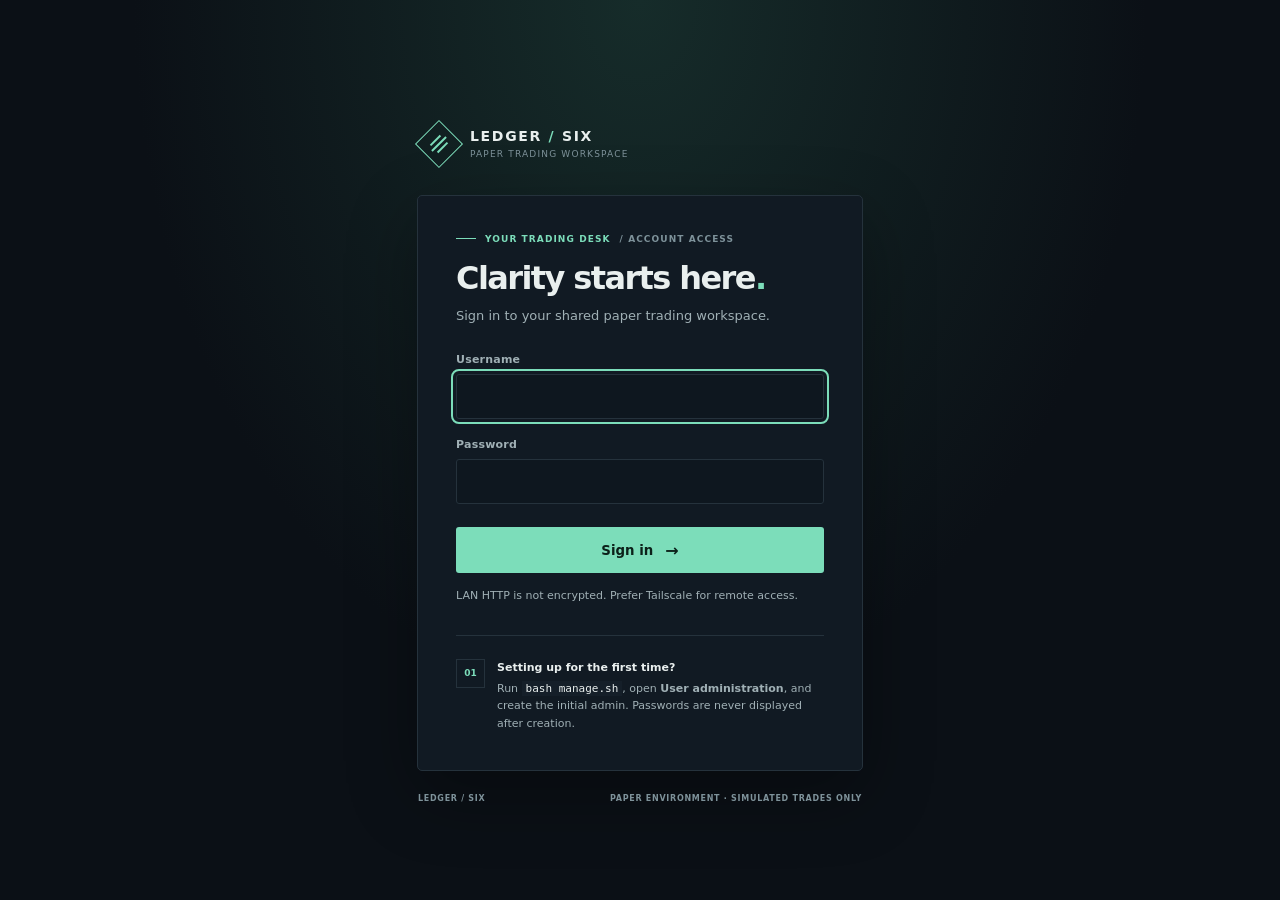
<file: static/login.html>
<!doctype html>
<html lang="en">
<head>
  <meta charset="utf-8">
  <meta name="viewport" content="width=device-width, initial-scale=1">
  <meta name="color-scheme" content="dark">
  <title>Sign in — Ledger / Six</title>
  <link rel="stylesheet" href="/static/login.css">
  <script src="/static/login.js" defer></script>
</head>
<body>
  <main class="login-layout">
    <div class="login-brand"><div class="brand-mark" aria-hidden="true"><span></span><span></span><span></span></div><div><div class="brand-name">LEDGER <span>/</span> SIX</div><div class="brand-sub">PAPER TRADING WORKSPACE</div></div></div>
    <section class="login-card" aria-labelledby="login-title">
      <div class="eyebrow"><span></span> YOUR TRADING DESK <i>/ ACCOUNT ACCESS</i></div>
      <h1 id="login-title">Clarity starts here<span>.</span></h1>
      <p class="intro">Sign in to your shared paper trading workspace.</p>
      <form id="login-form">
        <label for="username">Username</label>
        <input id="username" name="username" autocomplete="username" required autofocus>
        <label for="password">Password</label>
        <input id="password" name="password" type="password" autocomplete="current-password" required>
        <p id="login-error" class="login-error" role="alert" hidden></p>
        <button id="login-submit" type="submit">Sign in <span aria-hidden="true">→</span></button>
      </form>
      <p class="transport-note">LAN HTTP is not encrypted. Prefer Tailscale for remote access.</p>
      <div class="setup-note"><div class="setup-icon" aria-hidden="true">01</div><div><strong>Setting up for the first time?</strong><p>Run <code>bash manage.sh</code>, open <b>User administration</b>, and create the initial admin. Passwords are never displayed after creation.</p></div></div>
    </section>
    <div class="login-footer"><span>LEDGER / SIX</span><span>PAPER ENVIRONMENT · SIMULATED TRADES ONLY</span></div>
  </main>
</body>
</html>
</file>
<file: static/login.css>
:root{font-family:ui-sans-serif,system-ui,-apple-system,BlinkMacSystemFont,"Segoe UI",sans-serif;color-scheme:dark;--bg:#0b1016;--surface:#111a23;--surface2:#151f29;--border:#25323c;--text:#e9efee;--muted:#a0b0b5;--subtle:#7e929a;--accent:#7cddba;--danger:#f0aaaa}*{box-sizing:border-box}body{margin:0;min-width:320px;min-height:100vh;background:radial-gradient(ellipse at 50% 0%,#162c2a 0%,var(--bg) 56%);color:var(--text);font-size:13px}.login-layout{max-width:486px;min-height:100vh;margin:0 auto;padding:60px 20px 30px;display:flex;flex-direction:column;justify-content:center}.login-brand{display:flex;align-items:center;gap:14px;margin:0 0 34px 5px}.brand-mark{width:34px;height:34px;border:1px solid var(--accent);display:flex;align-items:center;justify-content:center;gap:3px;transform:rotate(45deg);flex:none}.brand-mark span{width:2px;height:14px;background:var(--accent)}.brand-mark span:nth-child(2){height:20px}.brand-name{font-weight:800;letter-spacing:.12em;font-size:14px}.brand-name span{color:var(--accent)}.brand-sub{font-size:9px;letter-spacing:.13em;color:var(--subtle);margin-top:5px}.login-card{border:1px solid var(--border);border-radius:5px;background:var(--surface);box-shadow:0 24px 70px #0005;padding:38px}.eyebrow{display:flex;align-items:center;gap:9px;color:var(--accent);font-size:9px;font-weight:750;letter-spacing:.12em}.eyebrow span{width:20px;height:1px;background:var(--accent)}.eyebrow i{color:var(--subtle);font-style:normal}h1{font-size:32px;line-height:1.13;letter-spacing:-.05em;margin:16px 0 0;font-weight:650}h1 span{color:var(--accent)}p{margin:0}.intro{color:var(--muted);line-height:1.5;margin:10px 0 28px}form{display:grid;gap:8px}label{font-size:11px;font-weight:650;color:var(--muted);letter-spacing:.02em}input{width:100%;min-height:45px;background:#0e171f;color:var(--text);border:1px solid var(--border);border-radius:3px;padding:11px 12px;font:inherit;margin-bottom:11px}input:focus-visible,button:focus-visible{outline:2px solid var(--accent);outline-offset:3px}button{display:flex;justify-content:center;align-items:center;gap:12px;width:100%;min-height:46px;margin-top:4px;border:0;border-radius:3px;background:var(--accent);color:#0c211a;font:700 12px inherit;font-family:inherit;font-weight:700;cursor:pointer}button:hover{filter:brightness(1.08)}button:disabled{opacity:.6;cursor:wait}button span{font-size:16px}.login-error{padding:10px 12px;margin:0 0 4px;border:1px solid #613d40;border-left:3px solid var(--danger);color:var(--danger);line-height:1.5}.login-error[hidden]{display:none}.setup-note{display:flex;gap:12px;margin-top:30px;padding-top:23px;border-top:1px solid var(--border)}.setup-icon{display:grid;place-items:center;width:29px;height:29px;flex:none;border:1px solid var(--border);color:var(--accent);font-size:9px;font-weight:700}.setup-note strong{font-size:11px}.setup-note p{margin-top:6px;color:var(--muted);font-size:11px;line-height:1.6}.setup-note code{color:var(--text);background:var(--surface2);padding:1px 4px;font-size:11px}.login-footer{display:flex;justify-content:space-between;gap:12px;margin:23px 1px 0;color:var(--subtle);font-size:8px;font-weight:700;letter-spacing:.09em}@media(max-width:500px){.login-layout{padding:36px 16px}.login-card{padding:28px 22px}.login-footer{flex-wrap:wrap;line-height:1.5}h1{font-size:29px}}

.transport-note{margin-top:15px;color:var(--muted);font-size:11px;line-height:1.5}
</file>
